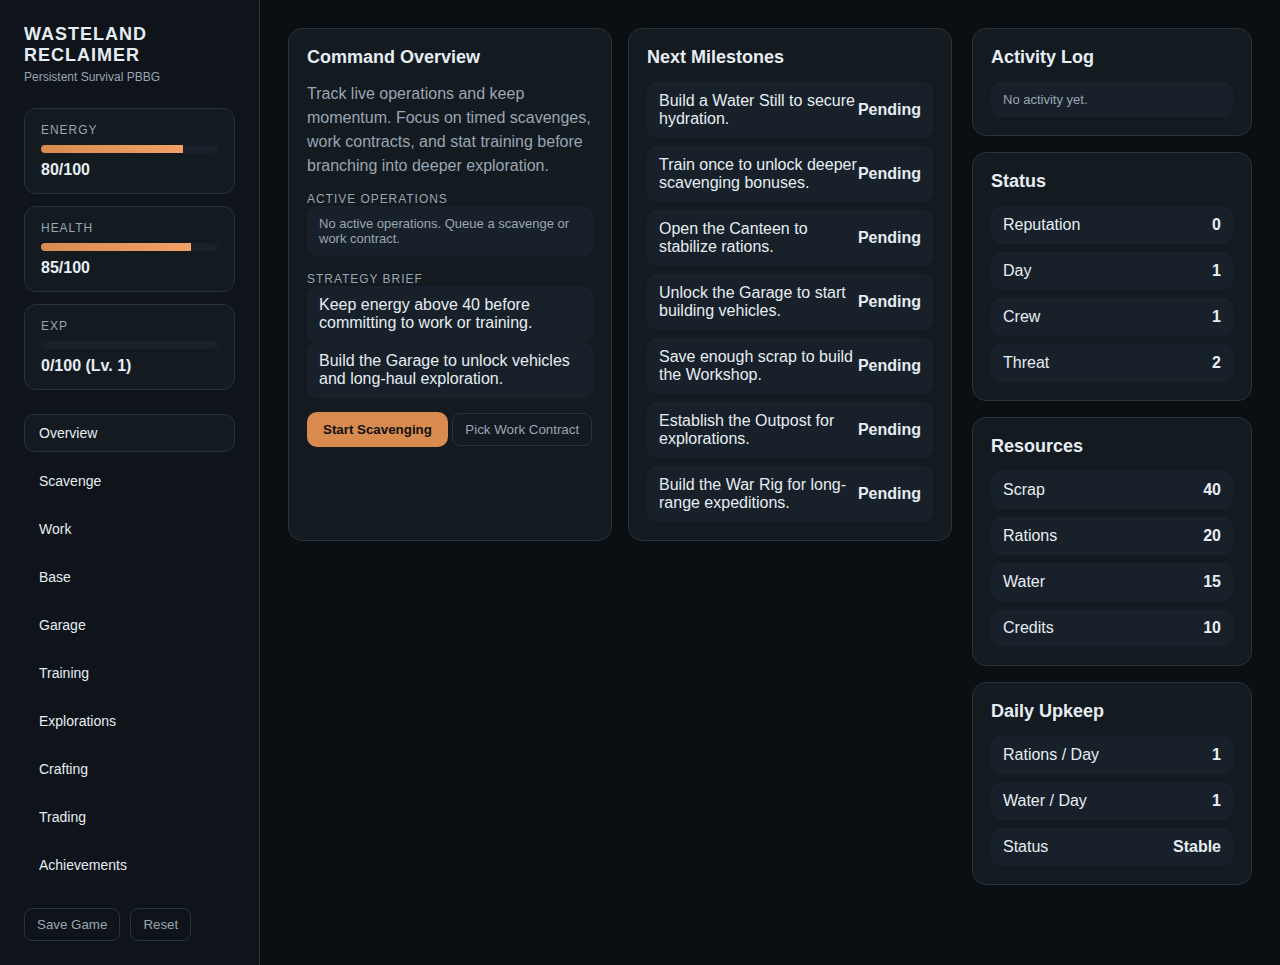
<file: index.html>
<!DOCTYPE html>
<html lang="en">
  <head>
    <meta charset="UTF-8" />
    <meta name="viewport" content="width=device-width, initial-scale=1.0" />
    <title>Wasteland Reclaimer</title>
    <link rel="stylesheet" href="styles.css" />
  </head>
  <body>
    <div class="app">
      <aside class="sidebar">
        <div class="brand">
          <div class="brand__title">Wasteland Reclaimer</div>
          <div class="brand__subtitle">Persistent Survival PBBG</div>
        </div>
        <div class="sidebar__status">
          <div class="status__item">
            <span class="label">Energy</span>
            <div class="meter">
              <div class="meter__fill" id="energyFill"></div>
            </div>
            <span class="value" id="energyValue"></span>
          </div>
          <div class="status__item">
            <span class="label">Health</span>
            <div class="meter">
              <div class="meter__fill" id="healthFill"></div>
            </div>
            <span class="value" id="healthValue"></span>
          </div>
          <div class="status__item">
            <span class="label">EXP</span>
            <div class="meter">
              <div class="meter__fill" id="xpFill"></div>
            </div>
            <span class="value" id="xpValue"></span>
          </div>
        </div>
        <nav class="nav">
          <button class="nav__item nav__item--active" data-section="overview">
            Overview <span class="nav__indicator"></span>
          </button>
          <button class="nav__item" data-section="scavenge">
            Scavenge <span class="nav__indicator"></span>
          </button>
          <button class="nav__item" data-section="work">
            Work <span class="nav__indicator"></span>
          </button>
          <button class="nav__item" data-section="base">
            Base <span class="nav__indicator"></span>
          </button>
          <button class="nav__item" data-section="garage">
            Garage <span class="nav__indicator"></span>
          </button>
          <button class="nav__item" data-section="training">
            Training <span class="nav__indicator"></span>
          </button>
          <button class="nav__item" data-section="expeditions">
            Explorations <span class="nav__indicator"></span>
          </button>
          <button class="nav__item" data-section="crafting">
            Crafting <span class="nav__indicator"></span>
          </button>
          <button class="nav__item" data-section="trading">
            Trading <span class="nav__indicator"></span>
          </button>
          <button class="nav__item" data-section="achievements">
            Achievements <span class="nav__indicator"></span>
          </button>
        </nav>
        <div class="sidebar__footer">
          <button class="ghost" id="saveGame">Save Game</button>
          <button class="ghost" id="resetGame">Reset</button>
        </div>
      </aside>

      <main class="main">
        <div class="main__content">
          <section class="panel active" id="overview">
            <div class="panel__grid">
              <div class="card">
                <h2>Command Overview</h2>
                <p>
                  Track live operations and keep momentum. Focus on timed scavenges, work contracts, and stat training
                  before branching into deeper exploration.
                </p>
                <div class="panel__grid">
                  <div>
                    <div class="label">Active Operations</div>
                    <div class="activity-log" id="overviewOperations"></div>
                  </div>
                  <div>
                    <div class="label">Strategy Brief</div>
                    <div class="activity-log__entry">
                      Keep energy above 40 before committing to work or training.
                    </div>
                    <div class="activity-log__entry">
                      Build the Garage to unlock vehicles and long-haul exploration.
                    </div>
                  </div>
                </div>
                <div class="card__actions">
                  <button class="primary" data-section-target="scavenge">Start Scavenging</button>
                  <button class="ghost" data-section-target="work">Pick Work Contract</button>
                </div>
              </div>
              <div class="card">
                <h2>Next Milestones</h2>
                <ul class="milestone-list" id="milestoneList"></ul>
              </div>
            </div>
          </section>

          <section class="panel" id="scavenge">
            <div class="panel__grid">
              <div class="card">
                <h2>Manual Scavenge</h2>
                <p>Spend energy on timed scavenging runs. New locations unlock as your stats improve.</p>
                <div class="manual-scavenge" id="manualScavengeList"></div>
                <div class="progress">
                  <div class="label">Scavenge Progress</div>
                  <div class="meter">
                    <div class="meter__fill" id="scavengeProgressFill"></div>
                  </div>
                  <span class="value" id="scavengeProgressValue">Idle</span>
                </div>
              </div>
              <div class="card">
                <h2>Daily Supplies</h2>
                <p>Maintain food and water stocks to recover health and unlock stronger expeditions later.</p>
                <div class="supply-grid">
                  <div>
                    <span class="label">Rations</span>
                    <span class="value" id="rationValue"></span>
                  </div>
                  <div>
                    <span class="label">Clean Water</span>
                    <span class="value" id="waterValue"></span>
                  </div>
                  <div>
                    <span class="label">Scrap</span>
                    <span class="value" id="scrapValue"></span>
                  </div>
                  <div>
                    <span class="label">Credits</span>
                    <span class="value" id="creditValue"></span>
                  </div>
                </div>
              </div>
            </div>
          </section>

          <section class="panel" id="work">
            <div class="panel__grid">
              <div class="card">
                <h2>Work Contracts</h2>
                <p>Take basic jobs for credits and reputation. Work is time-based and stacks with idle play.</p>
                <div class="work-list" id="workList"></div>
              </div>
              <div class="card">
                <h2>Shift Status</h2>
                <p id="workStatus">No contract active.</p>
                <div class="progress">
                  <div class="label">Contract Progress</div>
                  <div class="meter">
                    <div class="meter__fill" id="workProgressFill"></div>
                  </div>
                  <span class="value" id="workProgressValue">Idle</span>
                </div>
                <button class="primary" id="workButton">Start Contract</button>
              </div>
            </div>
          </section>

          <section class="panel" id="base">
          <div class="card">
            <h2>Base Facilities</h2>
            <p>Every facility unlocks new systems. Start with the basics before expanding your operation.</p>
            <div class="facility-list" id="facilityList"></div>
          </div>
          </section>

          <section class="panel" id="training">
          <div class="panel__grid">
            <div class="card">
              <h2>Stat Training</h2>
              <p>Use energy to train core stats. Higher stats improve scavenging efficiency over time.</p>
              <div class="training-list" id="trainingList"></div>
              <div class="progress">
                <div class="label">Training Progress</div>
                <div class="meter">
                  <div class="meter__fill" id="trainingProgressFill"></div>
                </div>
                <span class="value" id="trainingProgressValue">Idle</span>
              </div>
            </div>
            <div class="card">
              <h2>Current Stats</h2>
              <ul class="resource-list" id="statList"></ul>
            </div>
          </div>
          </section>

          <section class="panel" id="garage">
            <div class="card">
              <h2>Garage</h2>
              <div class="locked" id="garageLock"></div>
              <div class="garage-list" id="garageList"></div>
            </div>
          </section>

          <section class="panel" id="expeditions">
          <div class="card">
            <h2>Timed Explorations</h2>
            <div class="locked" id="expeditionLock"></div>
            <div class="expedition-list" id="expeditionList"></div>
          </div>
          </section>

          <section class="panel" id="crafting">
          <div class="card">
            <h2>Workshop</h2>
            <div class="locked" id="craftingLock"></div>
            <div class="crafting-list" id="craftingList"></div>
          </div>
          </section>

          <section class="panel" id="trading">
          <div class="card">
            <h2>Trading Post</h2>
            <div class="locked" id="tradingLock"></div>
            <div class="trading-list" id="tradingList"></div>
          </div>
          </section>

          <section class="panel" id="achievements">
          <div class="card">
            <h2>Achievements</h2>
            <p>Track long-term progress and unlock reputation bonuses.</p>
            <div class="achievement-list" id="achievementList"></div>
          </div>
          </section>
        </div>
        <aside class="rightbar">
          <div class="card">
            <h2>Activity Log</h2>
            <div class="activity-log" id="activityLog"></div>
          </div>
          <div class="card">
            <h2>Status</h2>
            <ul class="resource-list">
              <li><span>Reputation</span><strong id="repValue"></strong></li>
              <li><span>Day</span><strong id="dayValue"></strong></li>
              <li><span>Crew</span><strong id="crewValue"></strong></li>
              <li><span>Threat</span><strong id="threatValue"></strong></li>
            </ul>
          </div>
          <div class="card">
            <h2>Resources</h2>
            <ul class="resource-list" id="resourceList"></ul>
          </div>
          <div class="card">
            <h2>Daily Upkeep</h2>
            <ul class="resource-list">
              <li><span>Rations / Day</span><strong id="rationNeedValue"></strong></li>
              <li><span>Water / Day</span><strong id="waterNeedValue"></strong></li>
              <li><span>Status</span><strong id="upkeepStatus"></strong></li>
            </ul>
          </div>
        </aside>
      </main>
    </div>
    <script src="app.js"></script>
  </body>
</html>
</file>
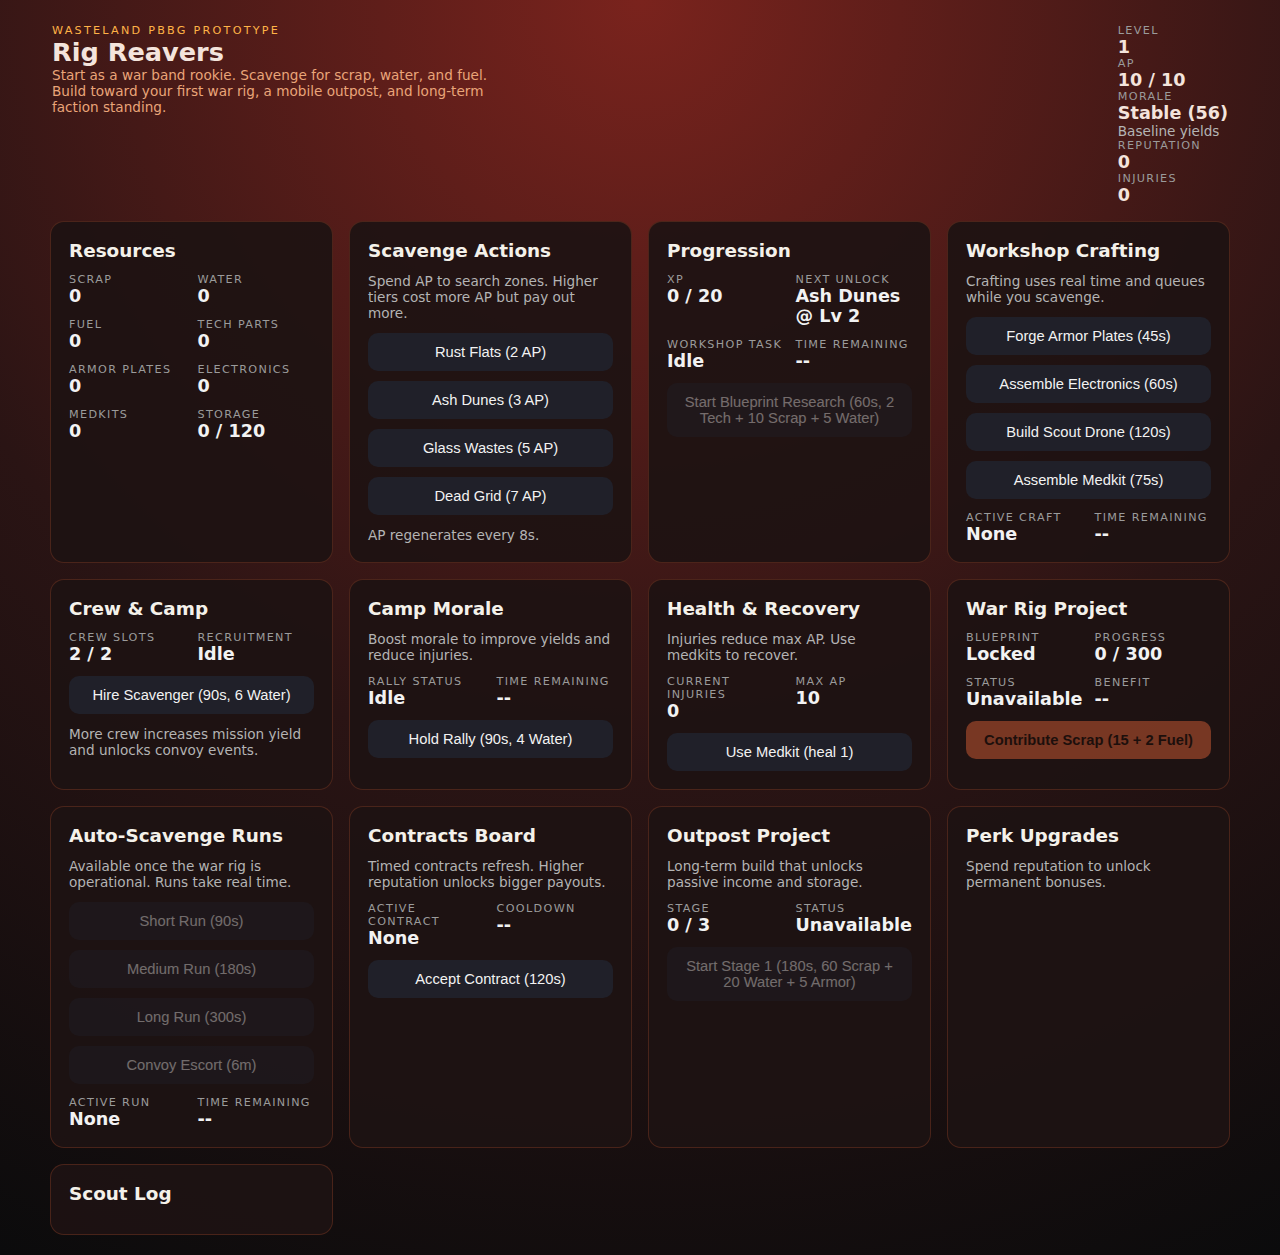
<file: web/index.html>
<!doctype html>
<html lang="en">
  <head>
    <meta charset="UTF-8" />
    <meta name="viewport" content="width=device-width, initial-scale=1.0" />
    <title>Rig Reavers Prototype</title>
    <link rel="stylesheet" href="styles.css" />
  </head>
  <body>
    <main class="app">
      <header class="hero">
        <div>
          <p class="tag">Wasteland PBBG Prototype</p>
          <h1>Rig Reavers</h1>
          <p class="subtitle">
            Start as a war band rookie. Scavenge for scrap, water, and fuel. Build toward your
            first war rig, a mobile outpost, and long-term faction standing.
          </p>
        </div>
        <div class="status">
          <div>
            <p class="label">Level</p>
            <p id="level" class="value">1</p>
          </div>
          <div>
            <p class="label">AP</p>
            <p id="ap" class="value">10</p>
          </div>
          <div>
            <p class="label">Morale</p>
            <p id="morale" class="value">Stable</p>
            <p id="morale-detail" class="hint">Morale affects yields and injuries.</p>
          </div>
          <div>
            <p class="label">Reputation</p>
            <p id="rep" class="value">0</p>
          </div>
          <div>
            <p class="label">Injuries</p>
            <p id="injuries" class="value">0</p>
          </div>
        </div>
      </header>

      <section class="grid">
        <article class="panel">
          <h2>Resources</h2>
          <div class="resources">
            <div>
              <p class="label">Scrap</p>
              <p id="scrap" class="value">0</p>
            </div>
            <div>
              <p class="label">Water</p>
              <p id="water" class="value">0</p>
            </div>
            <div>
              <p class="label">Fuel</p>
              <p id="fuel" class="value">0</p>
            </div>
            <div>
              <p class="label">Tech Parts</p>
              <p id="tech" class="value">0</p>
            </div>
            <div>
              <p class="label">Armor Plates</p>
              <p id="armor" class="value">0</p>
            </div>
            <div>
              <p class="label">Electronics</p>
              <p id="electronics" class="value">0</p>
            </div>
            <div>
              <p class="label">Medkits</p>
              <p id="medkits" class="value">0</p>
            </div>
            <div>
              <p class="label">Storage</p>
              <p id="storage" class="value">0 / 0</p>
            </div>
          </div>
        </article>

        <article class="panel">
          <h2>Scavenge Actions</h2>
          <p class="hint">Spend AP to search zones. Higher tiers cost more AP but pay out more.</p>
          <div class="actions">
            <button type="button" data-zone="rust">Rust Flats (2 AP)</button>
            <button type="button" data-zone="ash">Ash Dunes (3 AP)</button>
            <button type="button" data-zone="glass">Glass Wastes (5 AP)</button>
            <button type="button" data-zone="dead">Dead Grid (7 AP)</button>
          </div>
          <p class="timer" id="ap-timer">AP regenerates every 8s.</p>
        </article>

        <article class="panel">
          <h2>Progression</h2>
          <div class="progression">
            <div>
              <p class="label">XP</p>
              <p id="xp" class="value">0 / 20</p>
            </div>
            <div>
              <p class="label">Next Unlock</p>
              <p id="next-unlock" class="value">Ash Dunes @ Lv 2</p>
            </div>
          </div>
          <div class="queue">
            <div>
              <p class="label">Workshop Task</p>
              <p id="task-name" class="value">Idle</p>
            </div>
            <div>
              <p class="label">Time Remaining</p>
              <p id="task-timer" class="value">--</p>
            </div>
          </div>
          <button id="start-task" type="button">
            Start Blueprint Research (60s, 2 Tech + 10 Scrap + 5 Water)
          </button>
        </article>

        <article class="panel">
          <h2>Workshop Crafting</h2>
          <p class="hint">Crafting uses real time and queues while you scavenge.</p>
          <div class="actions">
            <button type="button" data-recipe="armor">Forge Armor Plates (45s)</button>
            <button type="button" data-recipe="electronics">Assemble Electronics (60s)</button>
            <button type="button" data-recipe="drone">Build Scout Drone (120s)</button>
            <button type="button" data-recipe="medkit">Assemble Medkit (75s)</button>
          </div>
          <div class="queue">
            <div>
              <p class="label">Active Craft</p>
              <p id="craft-name" class="value">None</p>
            </div>
            <div>
              <p class="label">Time Remaining</p>
              <p id="craft-timer" class="value">--</p>
            </div>
          </div>
        </article>

        <article class="panel">
          <h2>Crew & Camp</h2>
          <div class="resources">
            <div>
              <p class="label">Crew Slots</p>
              <p id="crew-slots" class="value">2 / 2</p>
            </div>
            <div>
              <p class="label">Recruitment</p>
              <p id="recruit-status" class="value">Idle</p>
            </div>
          </div>
          <button id="hire-crew" type="button">Hire Scavenger (90s, 6 Water)</button>
          <p class="hint">More crew increases mission yield and unlocks convoy events.</p>
        </article>

        <article class="panel">
          <h2>Camp Morale</h2>
          <p class="hint">Boost morale to improve yields and reduce injuries.</p>
          <div class="resources">
            <div>
              <p class="label">Rally Status</p>
              <p id="rally-status" class="value">Idle</p>
            </div>
            <div>
              <p class="label">Time Remaining</p>
              <p id="rally-timer" class="value">--</p>
            </div>
          </div>
          <button id="start-rally" type="button">Hold Rally (90s, 4 Water)</button>
        </article>

        <article class="panel">
          <h2>Health & Recovery</h2>
          <p class="hint">Injuries reduce max AP. Use medkits to recover.</p>
          <div class="resources">
            <div>
              <p class="label">Current Injuries</p>
              <p id="injury-status" class="value">0</p>
            </div>
            <div>
              <p class="label">Max AP</p>
              <p id="max-ap" class="value">10</p>
            </div>
          </div>
          <button id="use-medkit" type="button">Use Medkit (heal 1)</button>
        </article>

        <article class="panel">
          <h2>War Rig Project</h2>
          <div class="rig">
            <div>
              <p class="label">Blueprint</p>
              <p id="blueprint" class="value">Locked</p>
            </div>
            <div>
              <p class="label">Progress</p>
              <p id="rig-progress" class="value">0 / 300</p>
            </div>
            <div>
              <p class="label">Status</p>
              <p id="rig-status" class="value">Unavailable</p>
            </div>
            <div>
              <p class="label">Benefit</p>
              <p id="rig-benefit" class="value">--</p>
            </div>
          </div>
          <button id="build-rig" type="button" class="primary" disabled>
            Contribute Scrap (15 + 2 Fuel)
          </button>
        </article>

        <article class="panel">
          <h2>Auto-Scavenge Runs</h2>
          <p class="hint">Available once the war rig is operational. Runs take real time.</p>
          <div class="actions">
            <button type="button" data-mission="short" disabled>Short Run (90s)</button>
            <button type="button" data-mission="medium" disabled>Medium Run (180s)</button>
            <button type="button" data-mission="long" disabled>Long Run (300s)</button>
            <button type="button" data-mission="convoy" disabled>Convoy Escort (6m)</button>
          </div>
          <div class="queue">
            <div>
              <p class="label">Active Run</p>
              <p id="mission-name" class="value">None</p>
            </div>
            <div>
              <p class="label">Time Remaining</p>
              <p id="mission-timer" class="value">--</p>
            </div>
          </div>
        </article>

        <article class="panel">
          <h2>Contracts Board</h2>
          <p class="hint">Timed contracts refresh. Higher reputation unlocks bigger payouts.</p>
          <div class="resources">
            <div>
              <p class="label">Active Contract</p>
              <p id="contract-name" class="value">None</p>
            </div>
            <div>
              <p class="label">Cooldown</p>
              <p id="contract-timer" class="value">--</p>
            </div>
          </div>
          <button id="take-contract" type="button">Accept Contract (120s)</button>
        </article>

        <article class="panel">
          <h2>Outpost Project</h2>
          <p class="hint">Long-term build that unlocks passive income and storage.</p>
          <div class="resources">
            <div>
              <p class="label">Stage</p>
              <p id="outpost-stage" class="value">0 / 3</p>
            </div>
            <div>
              <p class="label">Status</p>
              <p id="outpost-status" class="value">Unavailable</p>
            </div>
          </div>
          <button id="start-outpost" type="button" disabled>
            Start Stage 1 (180s, 60 Scrap + 20 Water + 5 Armor)
          </button>
        </article>

        <article class="panel">
          <h2>Perk Upgrades</h2>
          <p class="hint">Spend reputation to unlock permanent bonuses.</p>
          <div class="actions" id="perk-list"></div>
        </article>

        <article class="panel log">
          <h2>Scout Log</h2>
          <ul id="log"></ul>
        </article>
      </section>
    </main>

    <script src="app.js"></script>
  </body>
</html>
</file>
<file: styles.css>
:root {
  color-scheme: dark;
  --bg: #0b0f12;
  --panel: #131a20;
  --panel-soft: #182129;
  --border: #27333d;
  --accent: #d98b4f;
  --accent-strong: #f2a065;
  --text: #e6edf3;
  --muted: #9aa6b2;
  --danger: #d46a6a;
  --success: #7fc29b;
}

* {
  box-sizing: border-box;
  margin: 0;
  padding: 0;
  font-family: "Inter", "Segoe UI", sans-serif;
}

body {
  background: var(--bg);
  color: var(--text);
  min-height: 100vh;
}

.app {
  display: grid;
  grid-template-columns: 260px 1fr;
  min-height: 100vh;
}

.sidebar {
  background: #0e1419;
  padding: 24px;
  border-right: 1px solid var(--border);
  display: flex;
  flex-direction: column;
  gap: 24px;
}

.sidebar__status {
  display: flex;
  flex-direction: column;
  gap: 12px;
}

.brand__title {
  font-size: 18px;
  font-weight: 700;
  text-transform: uppercase;
  letter-spacing: 1px;
}

.brand__subtitle {
  font-size: 12px;
  color: var(--muted);
  margin-top: 4px;
}

.nav {
  display: flex;
  flex-direction: column;
  gap: 10px;
}

.nav__item {
  background: transparent;
  border: 1px solid transparent;
  color: var(--text);
  padding: 10px 14px;
  border-radius: 10px;
  text-align: left;
  font-size: 14px;
  cursor: pointer;
  display: flex;
  align-items: center;
  justify-content: space-between;
  gap: 8px;
}

.nav__item:hover,
.nav__item--active {
  border-color: var(--border);
  background: var(--panel);
}

.nav__indicator {
  width: 8px;
  height: 8px;
  border-radius: 999px;
  background: var(--accent-strong);
  opacity: 0;
  box-shadow: 0 0 6px rgba(242, 160, 101, 0.6);
}

.nav__item--running .nav__indicator {
  opacity: 1;
}

.sidebar__footer {
  margin-top: auto;
  display: flex;
  gap: 10px;
}

.ghost {
  border: 1px solid var(--border);
  background: transparent;
  color: var(--muted);
  padding: 8px 12px;
  border-radius: 8px;
  cursor: pointer;
}

.main {
  padding: 28px;
  display: grid;
  grid-template-columns: minmax(0, 1fr) 280px;
  gap: 20px;
}

.main__content {
  display: flex;
  flex-direction: column;
  gap: 20px;
}

.rightbar {
  display: flex;
  flex-direction: column;
  gap: 16px;
}

.activity-log {
  display: flex;
  flex-direction: column;
  gap: 10px;
  font-size: 13px;
  color: var(--muted);
}

.activity-log__entry {
  padding: 10px 12px;
  border-radius: 10px;
  background: var(--panel-soft);
}

.status__item {
  background: var(--panel);
  padding: 14px 16px;
  border-radius: 12px;
  border: 1px solid var(--border);
  display: flex;
  flex-direction: column;
  gap: 8px;
}

.label {
  font-size: 12px;
  color: var(--muted);
  text-transform: uppercase;
  letter-spacing: 0.08em;
}

.value {
  font-size: 16px;
  font-weight: 600;
}

.meter {
  height: 8px;
  background: var(--panel-soft);
  border-radius: 999px;
  overflow: hidden;
}

.meter__fill {
  height: 100%;
  background: linear-gradient(90deg, var(--accent), var(--accent-strong));
  width: 50%;
}

.panel {
  display: none;
}

.panel.active {
  display: block;
}

.panel__grid {
  display: grid;
  grid-template-columns: repeat(auto-fit, minmax(280px, 1fr));
  gap: 16px;
}

.card {
  background: var(--panel);
  border: 1px solid var(--border);
  border-radius: 14px;
  padding: 18px;
  display: flex;
  flex-direction: column;
  gap: 14px;
}

.card h2 {
  font-size: 18px;
}

.card p {
  color: var(--muted);
  line-height: 1.5;
}

.primary {
  background: var(--accent);
  border: none;
  color: #111;
  padding: 10px 16px;
  font-weight: 600;
  border-radius: 10px;
  cursor: pointer;
}

.primary:disabled {
  background: #3a3f44;
  color: var(--muted);
  cursor: not-allowed;
}

.resource-list,
.milestone-list,
.achievement-list {
  list-style: none;
  display: flex;
  flex-direction: column;
  gap: 8px;
}

.resource-list li,
.milestone-list li,
.achievement-item {
  background: var(--panel-soft);
  padding: 10px 12px;
  border-radius: 10px;
  display: flex;
  justify-content: space-between;
  align-items: center;
}

.scavenge {
  display: flex;
  align-items: center;
  justify-content: space-between;
  gap: 16px;
}

.progress {
  display: flex;
  flex-direction: column;
  gap: 8px;
  margin-top: 8px;
}

.manual-scavenge,
.work-list,
.garage-list {
  display: flex;
  flex-direction: column;
  gap: 12px;
}

.manual-scavenge__item,
.work-item,
.garage-item {
  background: var(--panel-soft);
  border: 1px solid transparent;
  border-radius: 12px;
  padding: 14px;
  display: grid;
  grid-template-columns: 1fr auto;
  gap: 10px;
  align-items: center;
}

.manual-scavenge__item .muted,
.work-item .muted,
.garage-item .muted {
  color: var(--muted);
  font-size: 12px;
}

.scavenge__timer {
  font-size: 20px;
  font-weight: 700;
}

.scavenge__details {
  font-size: 12px;
  color: var(--muted);
  margin-top: 6px;
}

.supply-grid {
  display: grid;
  grid-template-columns: repeat(2, minmax(0, 1fr));
  gap: 12px;
}

.supply-grid .value {
  display: block;
  margin-top: 4px;
}

.facility-list,
.training-list,
.expedition-list,
.crafting-list,
.trading-list {
  display: flex;
  flex-direction: column;
  gap: 12px;
}

.facility-item,
.training-item,
.expedition-item,
.crafting-item,
.trading-item {
  background: var(--panel-soft);
  border: 1px solid transparent;
  border-radius: 12px;
  padding: 14px;
  display: grid;
  grid-template-columns: 1fr auto;
  gap: 10px;
  align-items: center;
}

.facility-item .muted,
.training-item .muted,
.expedition-item .muted,
.crafting-item .muted,
.trading-item .muted {
  color: var(--muted);
  font-size: 12px;
}

.locked {
  padding: 12px;
  border-radius: 10px;
  background: rgba(212, 106, 106, 0.2);
  border: 1px solid rgba(212, 106, 106, 0.4);
  color: var(--danger);
  margin-bottom: 12px;
}

.achievement-item.completed {
  border: 1px solid rgba(127, 194, 155, 0.5);
  background: rgba(127, 194, 155, 0.2);
}

@media (max-width: 960px) {
  .app {
    grid-template-columns: 1fr;
  }

  .sidebar {
    flex-direction: row;
    overflow-x: auto;
    align-items: center;
  }

  .nav {
    flex-direction: row;
    flex-wrap: wrap;
  }

  .main {
    grid-template-columns: 1fr;
  }

  .rightbar {
    order: 2;
  }
}
</file>
<file: web/styles.css>
:root {
  color-scheme: dark;
  font-family: "Inter", system-ui, -apple-system, sans-serif;
  background: #0b0b0c;
  color: #f2f2f2;
}

* {
  box-sizing: border-box;
  margin: 0;
  padding: 0;
}

body {
  min-height: 100vh;
  display: flex;
  justify-content: center;
  padding: 20px;
  background: radial-gradient(circle at top, #7a231d 0%, #2a1414 55%, #0b0b0c 100%);
}

.app {
  width: min(1180px, 100%);
  display: flex;
  flex-direction: column;
  gap: 12px;
}

.hero {
  display: flex;
  justify-content: space-between;
  padding: 4px 2px;
  color: #f4e4dc;
}

.hero-title {
  display: flex;
  flex-direction: column;
  gap: 6px;
}

.title-row {
  display: flex;
  flex-direction: column;
  gap: 6px;
}

.tag {
  text-transform: uppercase;
  letter-spacing: 0.2em;
  font-size: 0.7rem;
  color: #ffb347;
}

h1 {
  font-size: 1.6rem;
  margin: 0;
}

.subtitle {
  max-width: 460px;
  color: #eaa579;
  font-size: 0.85rem;
}

.layout {
  display: grid;
  grid-template-columns: 240px minmax(0, 1fr) 320px;
  gap: 20px;
  align-items: start;
}

.sidebar {
  position: sticky;
  top: 24px;
}

.sidebar-nav {
  position: sticky;
  top: 24px;
  display: flex;
  flex-direction: column;
  gap: 14px;
  padding: 18px 16px;
  border-radius: 14px;
  background: rgba(19, 15, 18, 0.92);
  border: 1px solid rgba(255, 111, 61, 0.2);
  box-shadow: 0 12px 24px rgba(0, 0, 0, 0.35);
}

.sidebar-nav h2 {
  font-size: 1rem;
  color: #f3c6a8;
}

.nav-link {
  background: transparent;
  color: inherit;
  border: 1px solid transparent;
  border-radius: 10px;
  padding: 10px 12px;
  text-align: left;
  display: flex;
  align-items: center;
  gap: 8px;
}

.nav-link.active {
  background: rgba(255, 111, 61, 0.2);
  border-color: rgba(255, 111, 61, 0.45);
  color: #ffd2b3;
}

.content {
  display: grid;
  gap: 16px;
}

.sidebar-brand {
  border-bottom: 1px solid rgba(255, 111, 61, 0.25);
  padding-bottom: 12px;
}

.sidebar-section {
  border-bottom: 1px solid rgba(255, 255, 255, 0.08);
  padding-bottom: 10px;
  display: grid;
  gap: 8px;
}

.sidebar-resources {
  display: grid;
  gap: 8px;
}

.resource-row {
  display: flex;
  justify-content: space-between;
  font-size: 0.9rem;
  color: #f3e2d6;
}

.resource-row .value {
  font-size: 0.95rem;
  font-weight: 600;
  color: #ffb347;
}

.sidebar-nav .hint {
  color: #d5a889;
  font-size: 0.78rem;
}

.label {
  text-transform: uppercase;
  font-size: 0.7rem;
  color: #9b9b9b;
  letter-spacing: 0.12em;
}

.value {
  font-size: 1.1rem;
  font-weight: 600;
}

.grid {
  display: grid;
  grid-template-columns: repeat(auto-fit, minmax(270px, 1fr));
  gap: 16px;
}

.panel {
  padding: 18px;
  background: rgba(29, 18, 18, 0.92);
  border-radius: 14px;
  border: 1px solid rgba(255, 111, 61, 0.2);
  display: flex;
  flex-direction: column;
  gap: 12px;
}

.overflow-panel {
  margin-top: 12px;
  background: rgba(20, 14, 16, 0.9);
  border-color: rgba(255, 179, 71, 0.25);
}

.objective-banner {
  background: rgba(255, 111, 61, 0.16);
  border-color: rgba(255, 111, 61, 0.35);
}

.section-card {
  border-radius: 16px;
  padding: 18px;
  background: rgba(34, 19, 20, 0.92);
  border: 1px solid rgba(255, 111, 61, 0.35);
  display: grid;
  gap: 12px;
}

.card-header {
  display: flex;
  align-items: center;
  justify-content: space-between;
  gap: 12px;
}

.card-note {
  background: rgba(15, 11, 12, 0.6);
  border-radius: 12px;
  padding: 12px 14px;
  border: 1px solid rgba(255, 255, 255, 0.06);
}

.expedition-list {
  display: grid;
  gap: 12px;
}

.expedition-card {
  display: flex;
  justify-content: space-between;
  gap: 16px;
  padding: 14px;
  border-radius: 12px;
  background: rgba(18, 14, 16, 0.7);
  border: 1px solid rgba(255, 255, 255, 0.08);
}

.card-actions {
  display: grid;
  gap: 8px;
  justify-items: end;
}

.chip {
  padding: 4px 10px;
  border-radius: 999px;
  font-size: 0.75rem;
  color: #ffd2b3;
  background: rgba(255, 111, 61, 0.2);
  border: 1px solid rgba(255, 111, 61, 0.4);
  text-transform: uppercase;
  letter-spacing: 0.08em;
}

.chip.warning {
  background: rgba(255, 179, 71, 0.2);
  border-color: rgba(255, 179, 71, 0.35);
  color: #ffd7a6;
}

.chip.danger {
  background: rgba(255, 90, 90, 0.2);
  border-color: rgba(255, 90, 90, 0.4);
  color: #ffd1d1;
}

.panel > h2 {
  font-size: 1.15rem;
  color: #f4f1ea;
}

.panel > h3 {
  font-size: 1rem;
  color: #f4f1ea;
}

.panel.page-panel {
  display: none;
}

.panel.page-panel.active {
  display: flex;
}

.resources,
.rig,
.progression,
.queue {
  display: grid;
  grid-template-columns: repeat(2, minmax(0, 1fr));
  gap: 12px;
}

.actions {
  display: flex;
  flex-direction: column;
  gap: 10px;
}

.list {
  list-style: none;
  display: grid;
  gap: 8px;
  color: #c6c6c6;
  font-size: 0.9rem;
}

.list li::before {
  content: "•";
  color: #ffb347;
  margin-right: 8px;
}

.list.ordered {
  list-style: decimal;
  padding-left: 18px;
}

.list.ordered li::before {
  content: "";
  margin: 0;
}

.progress-bar {
  width: 100%;
  height: 8px;
  background: #0d0d11;
  border-radius: 999px;
  overflow: hidden;
  border: 1px solid rgba(255, 255, 255, 0.1);
}

.progress-bar span {
  display: block;
  height: 100%;
  width: 0;
  background: linear-gradient(90deg, #ff6f3d, #ffb347);
  transition: width 0.3s ease;
}

button {
  background: #202029;
  color: inherit;
  border: 1px solid transparent;
  border-radius: 10px;
  padding: 10px 14px;
  font-size: 0.92rem;
  cursor: pointer;
  transition: all 0.2s ease;
}

button:hover:enabled {
  background: #2e2e3a;
  border-color: rgba(255, 255, 255, 0.12);
}

button:disabled {
  opacity: 0.4;
  cursor: not-allowed;
}

.primary {
  background: #ff6f3d;
  color: #1c0d05;
  font-weight: 600;
}

.primary:hover:enabled {
  background: #ff8c5f;
}

.hint,
.timer {
  color: #b4b4b4;
  font-size: 0.85rem;
}

.log ul {
  list-style: none;
  display: flex;
  flex-direction: column;
  gap: 12px;
  max-height: 60vh;
  overflow-y: auto;
}

.log li {
  background: #1c1c24;
  padding: 10px 12px;
  border-radius: 10px;
  border: 1px solid rgba(255, 255, 255, 0.05);
  font-size: 0.9rem;
}

@media (max-width: 860px) {
  .hero {
    grid-template-columns: 1fr;
  }

  .status {
    grid-template-columns: repeat(2, minmax(0, 1fr));
  }

  .layout {
    grid-template-columns: 1fr;
  }

  .sidebar {
    position: static;
  }

  .sidebar-nav {
    position: static;
  }
}
</file>
